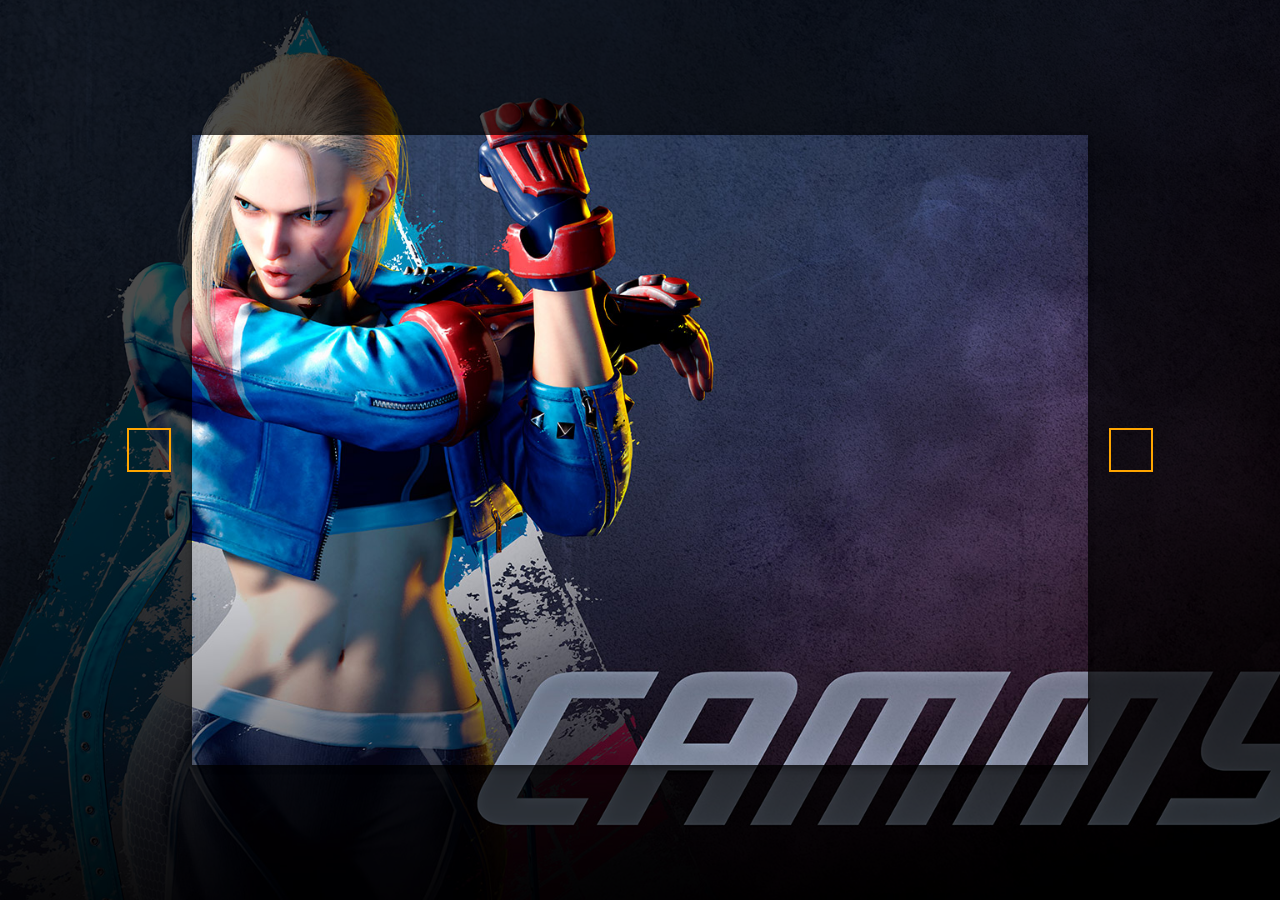
<file: BackGroundImage/index.html>
<!DOCTYPE html>
<html lang="en">
  <head>
    <meta charset="UTF-8" />
    <meta name="viewport" content="width=device-width, initial-scale=1.0" />
    <link
      rel="stylesheet"
      href="https://cdnjs.cloudflare.com/ajax/libs/font-awesome/5.14.0/css/all.min.css"
      integrity="sha512-1PKOgIY59xJ8Co8+NE6FZ+LOAZKjy+KY8iq0G4B3CyeY6wYHN3yt9PW0XpSriVlkMXe40PTKnXrLnZ9+fkDaog=="
      crossorigin="anonymous"
    />
    <link rel="stylesheet" href="style.css" />
    <title>Background Slider</title>
  </head>
  <body>
    <div class="slider-container">
      <div
        class="slide active"
        style="
          background-image: url('../img/cammy_ss01.jpg')       "
      ></div>
      <div
        class="slide"
        style="
          background-image: url('../img/guile_ss01.jpg');
        "
      ></div>

      <div
        class="slide"
        style="
          background-image: url('../img/ken_ss01.jpg');
        "
      ></div>

      <div
        class="slide"
        style="
          background-image: url('../img/ryu_ss01.jpg');
        "
      ></div>

      <div
        class="slide"
        style="
          background-image: url('../img/chunli_ss01.jpg');
        "
      ></div>

      <button class="arrow left-arrow" id="left">
        <i class="fas fa-arrow-left"></i>
      </button>

      <button class="arrow right-arrow" id="right">
        <i class="fas fa-arrow-right"></i>
      </button>
    </div>
    <script src="script.js"></script>
  </body>
</html>
</file>
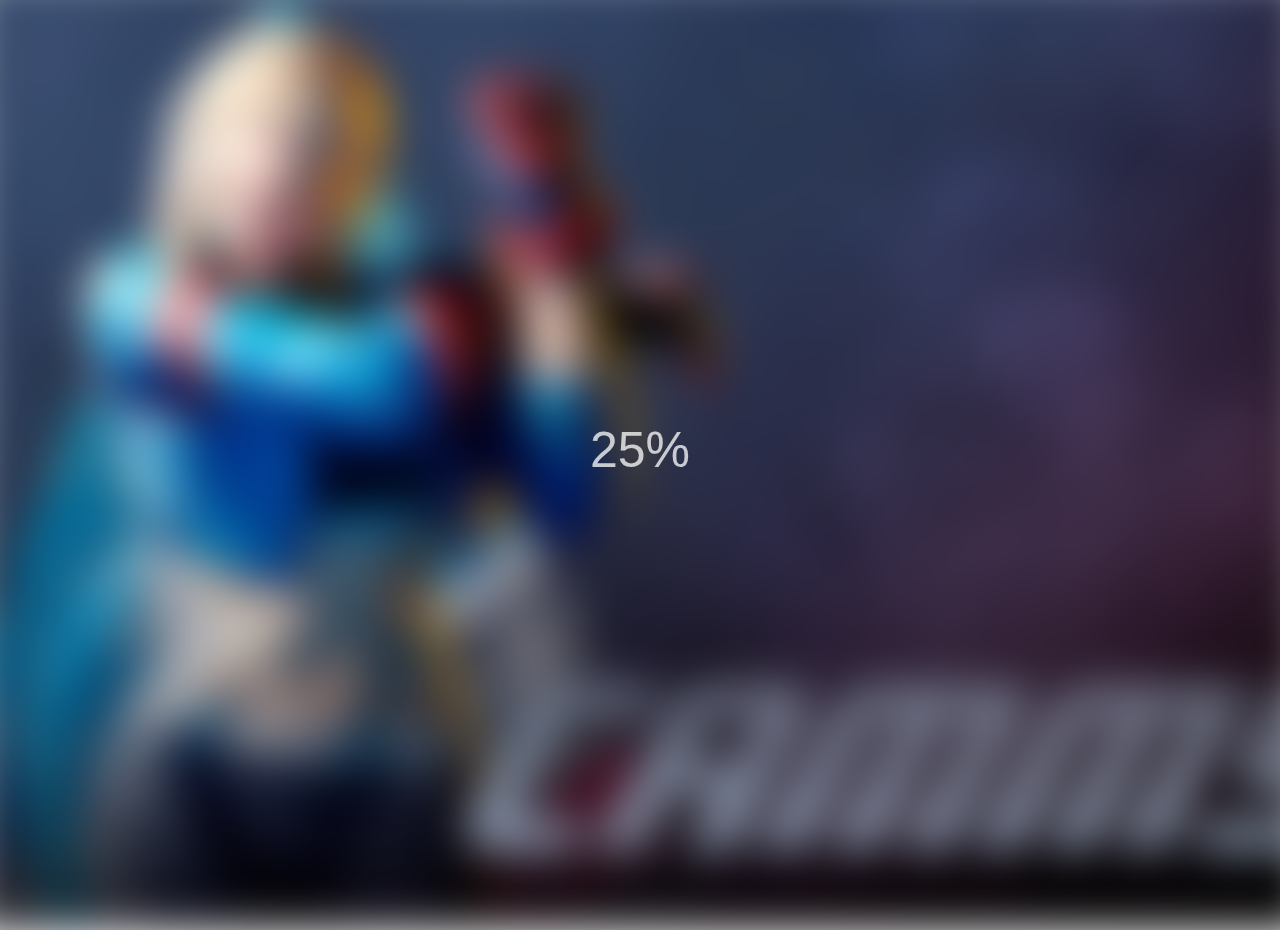
<file: BlurLoading/index.html>
<!DOCTYPE html>
<html lang="en">
  <head>
    <meta charset="UTF-8" />
    <meta name="viewport" content="width=device-width, initial-scale=1.0" />
    <link rel="stylesheet" href="style.css" />
    <title>Blurry Loading</title>
  </head>
  <body>
    <section class="bg"></section>
    <div class="loading-text">0%</div>

    <script src="script.js"></script>
  </body>
</html>
</file>
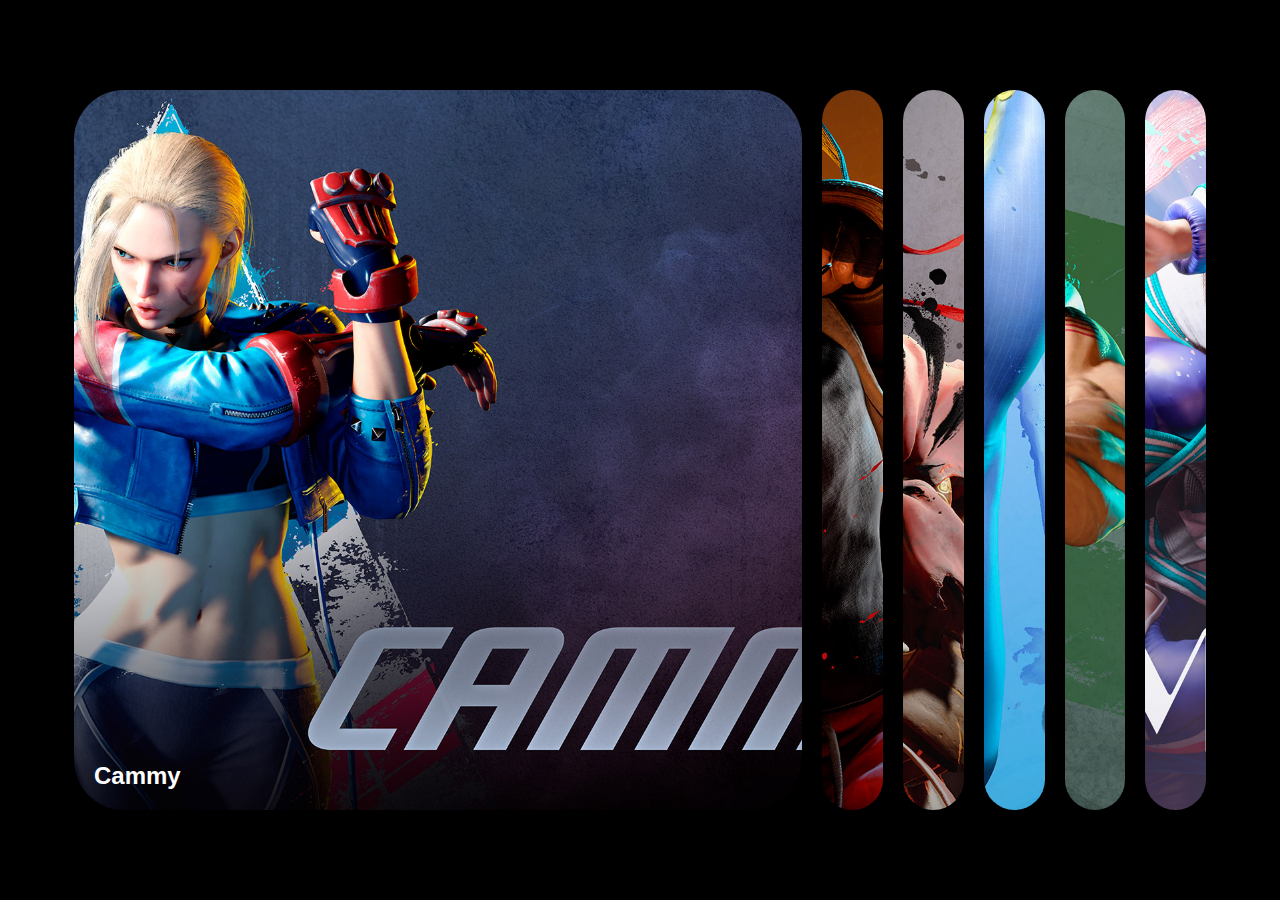
<file: ExpandImages/index.html>
<html lang="pt-BR">
  <head>
    <meta charset="UTF-8" />
    <meta name="viewport" content="width=device-width, initial-scale=1.0" />
    <link rel="stylesheet" href="style.css" />
    <title>Cartões Expandidos</title>
  </head>
  <body>
    <div class="container">
      <div class="panel active" style="background-image: url(../img/cammy_ss01.jpg)">
        <h1>Cammy</h1>
      </div>
      <div class="panel" style="background-image: url(../img/ken_ss01.jpg)">
        <h1>Ken</h1>
      </div>
      <div class="panel" style="background-image: url(../img/ryu_ss01.jpg)">
        <h1>Ryu</h1>
      </div>
      <div class="panel" style="background-image: url(../img/chunli_ss01.jpg)">
        <h1>Chun-li</h1>
      </div>
      <div class="panel" style="background-image: url(../img/guile_ss01.jpg)">
        <h1>Guile</h1>
      </div>
      <div class="panel" style="background-image: url(../img/manon_ss01.jpg)">
        <h1>Manon</h1>
      </div>

    </div>

    <script src="script.js"></script>
  </body>
</html>
</file>
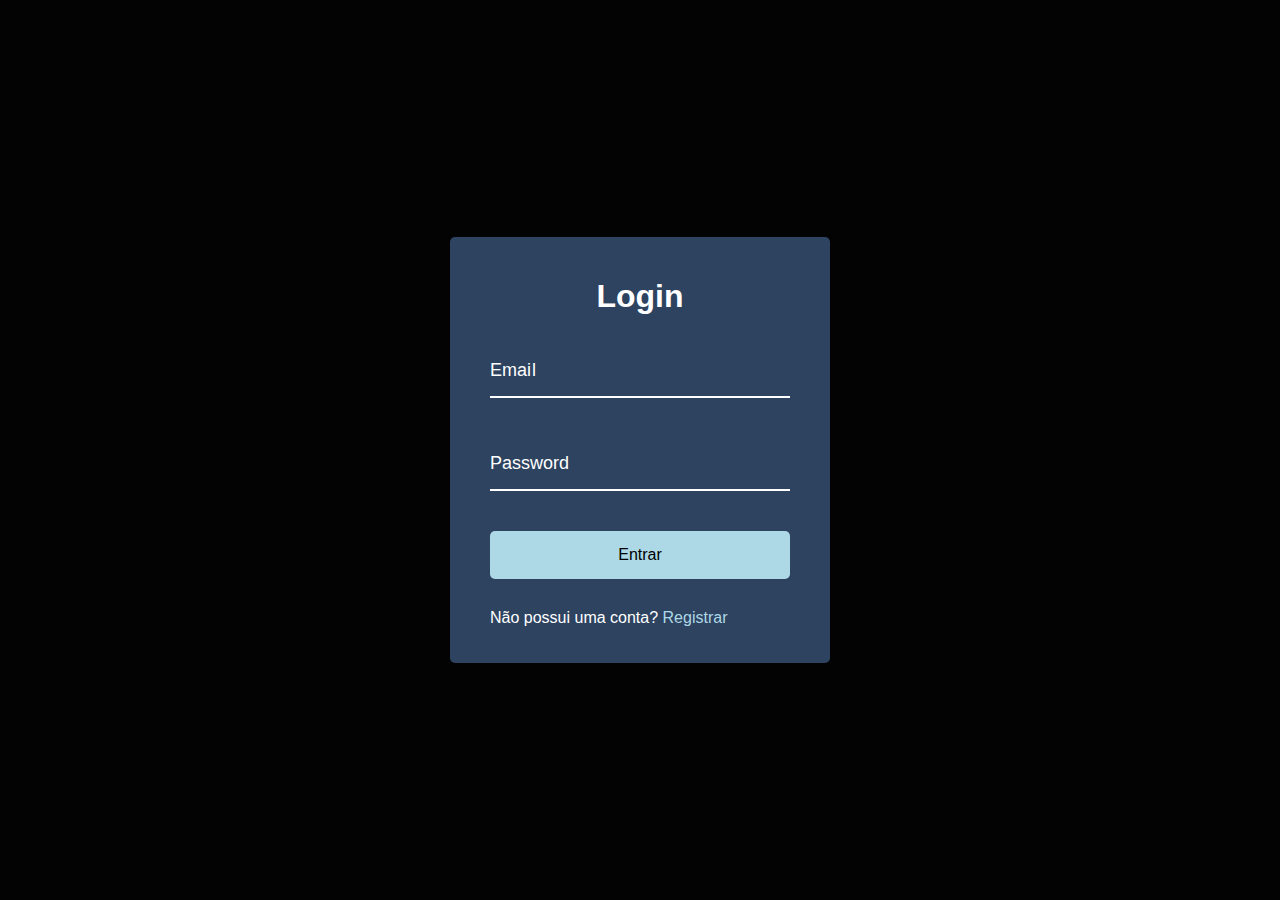
<file: FormInput/index.html>
<!DOCTYPE html>
<html lang="en">
  <head>
    <meta charset="UTF-8" />
    <meta name="viewport" content="width=device-width, initial-scale=1.0" />
    <link rel="stylesheet" href="style.css" />
    <title>Form Input Wave</title>
  </head>
  <body>
    <div class="container">
      <h1>Login</h1>
      <form>
        <div class="form-control">
          <input type="text" required>
          <label>Email</label>
          <!-- <label>
            <span style="transition-delay: 0ms">E</span>
              <span style="transition-delay: 50ms">m</span>
              <span style="transition-delay: 100ms">a</span>
              <span style="transition-delay: 150ms">i</span>
              <span style="transition-delay: 200ms">l</span>
        </label> -->
        </div>

        <div class="form-control">
          <input type="password" required>
          <label>Password</label>
        </div>

        <button class="btn">Entrar</button>

        <p class="text">Não possui uma conta? <a href="#">Registrar</a> </p>
      </form>
    </div>
    <script src="script.js"></script>
  </body>
</html>
</file>
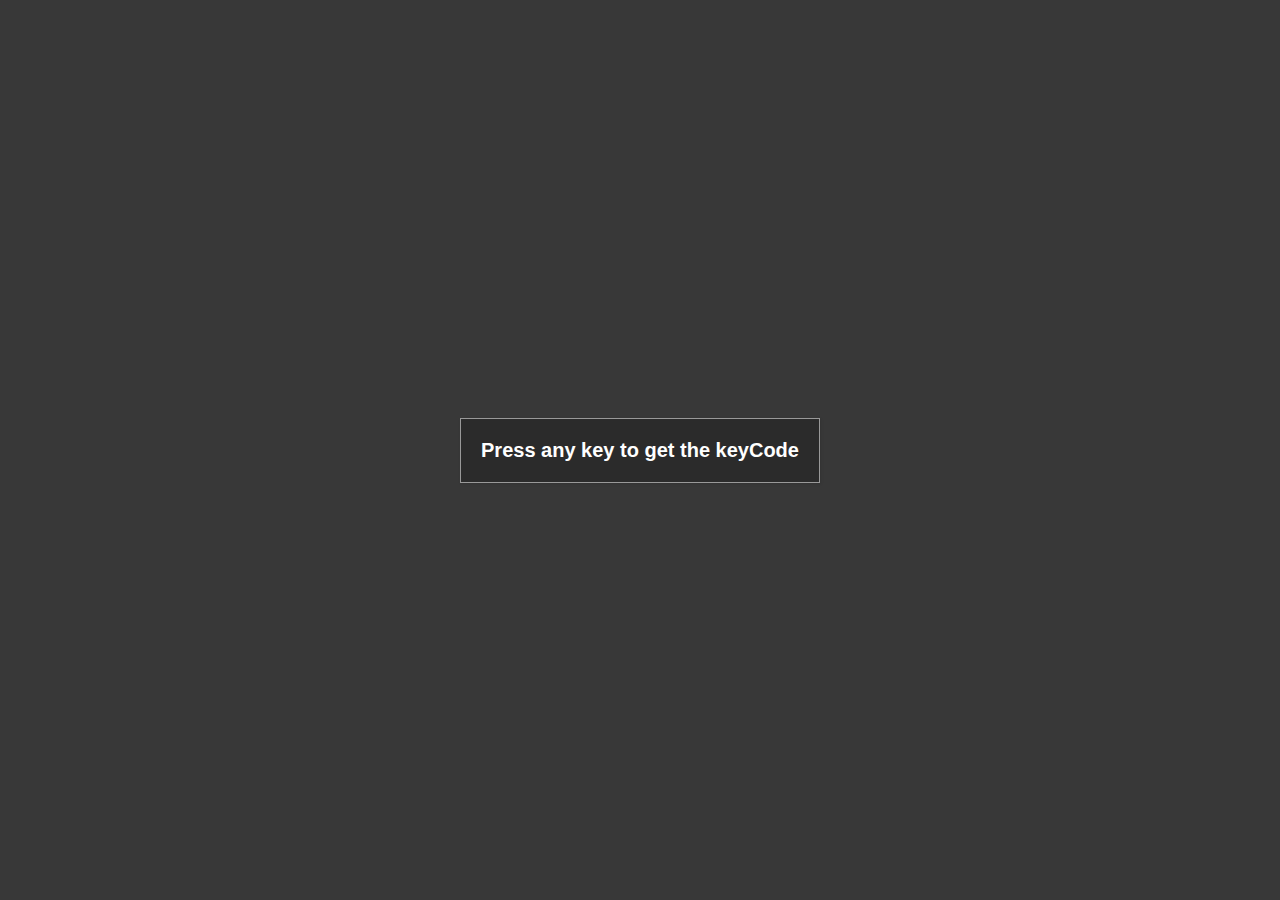
<file: Keycodes/index.html>
<!DOCTYPE html>
<html lang="en">
  <head>
    <meta charset="UTF-8" />
    <meta name="viewport" content="width=device-width, initial-scale=1.0" />
    <link rel="stylesheet" href="style.css" />
    <title>Event KeyCodes</title>
  </head>
  <body>
    <div id="insert">
      <div class="key">
        Press any key to get the keyCode
      </div>
    </div>
    <script src="script.js"></script>
  </body>
</html>
</file>
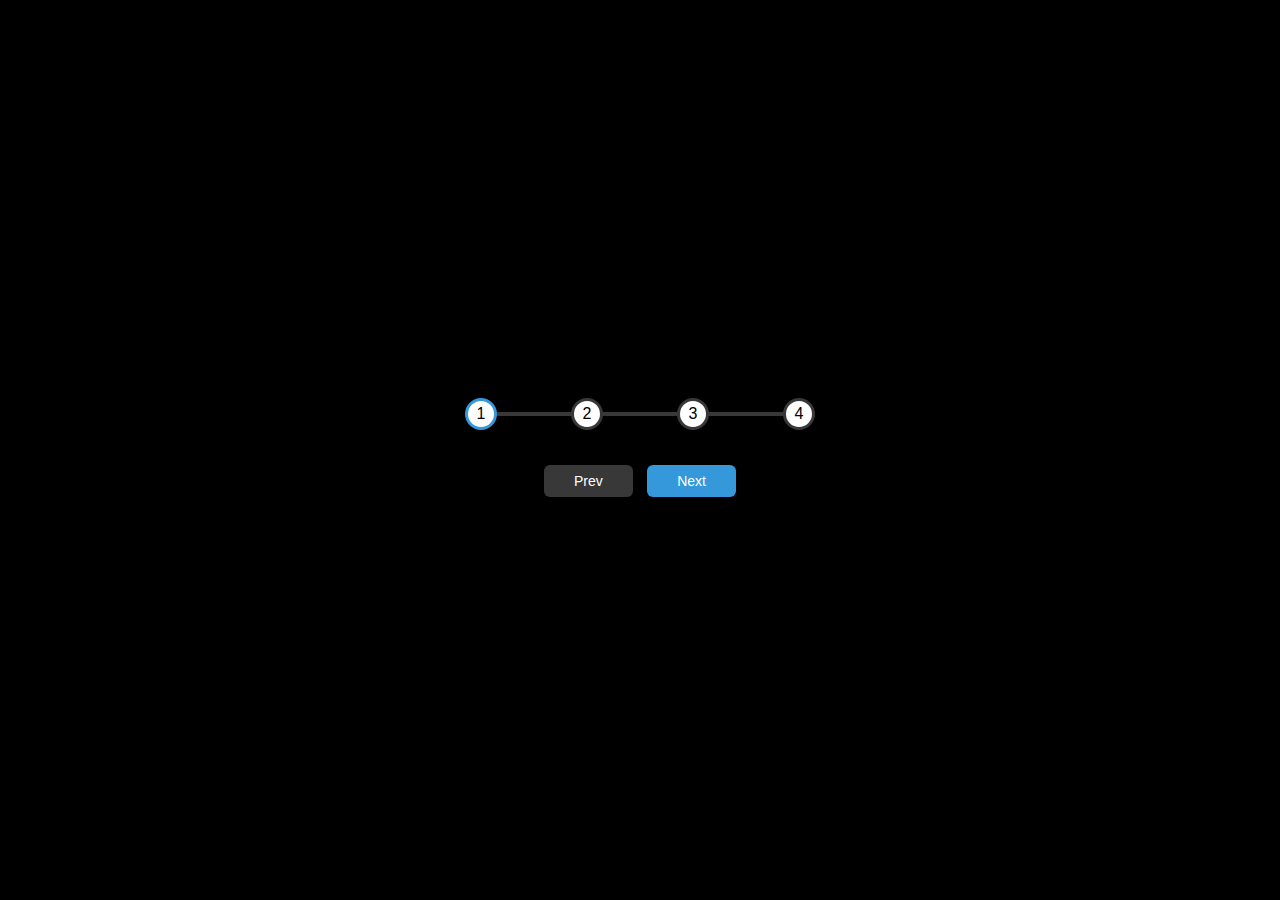
<file: ProgresSteps/index.html>
<!DOCTYPE html>
<html lang="en">
  <head>
    <meta charset="UTF-8" />
    <meta name="viewport" content="width=device-width, initial-scale=1.0" />
    <link rel="stylesheet" href="style.css" />
    <title>Progress Steps</title>
  </head>
  <body>
    <div class="container">
      <div class="progress-container">
        <div class="progress" id="progress"></div>
        <div class="circle active">1</div>
        <div class="circle">2</div>
        <div class="circle">3</div>
        <div class="circle">4</div>
      </div>

      <button class="btn" id="prev" disabled>Prev</button>
      <button class="btn" id="next">Next</button>
    </div>
    <script src="script.js"></script>
  </body>
</html>
</file>
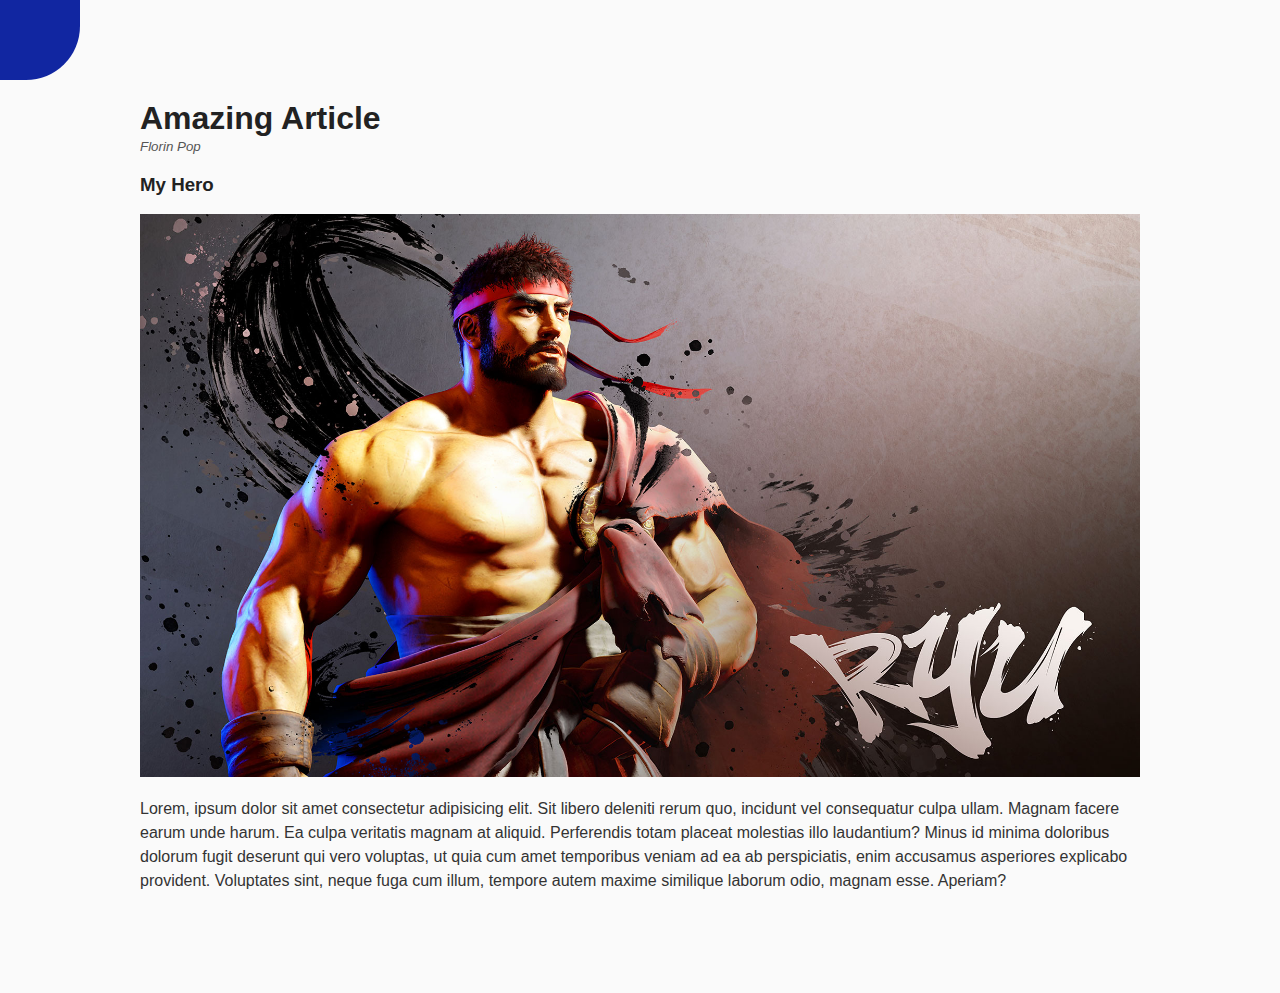
<file: RotateCard/index.html>
<!DOCTYPE html>
<html lang="en">
  <head>
    <meta charset="UTF-8" />
    <meta name="viewport" content="width=device-width, initial-scale=1.0" />
    <link rel="stylesheet" href="https://cdnjs.cloudflare.com/ajax/libs/font-awesome/5.14.0/css/all.min.css" integrity="sha512-1PKOgIY59xJ8Co8+NE6FZ+LOAZKjy+KY8iq0G4B3CyeY6wYHN3yt9PW0XpSriVlkMXe40PTKnXrLnZ9+fkDaog==" crossorigin="anonymous" />
    <link rel="stylesheet" href="style.css" />
    <title>Rotating Navigation</title>
  </head>
  <body>
    <div class="container">
      <div class="circle-container">
        <div class="circle">
          <button id="close">
            <i class="fas fa-times"></i>
          </button>
          <button id="open">
            <i class="fas fa-bars"></i>
          </button>
        </div>
      </div>

      <div class="content">
        <h1>Amazing Article</h1>
        <small>Florin Pop</small>
        
        <h3>My Hero</h3>
        <img src="../img/ryu_ss01.jpg" alt="doggy" />
        <p>Lorem, ipsum dolor sit amet consectetur adipisicing elit. Sit libero deleniti rerum quo, incidunt vel consequatur culpa ullam. Magnam facere earum unde harum. Ea culpa veritatis magnam at aliquid. Perferendis totam placeat molestias illo laudantium? Minus id minima doloribus dolorum fugit deserunt qui vero voluptas, ut quia cum amet temporibus veniam ad ea ab perspiciatis, enim accusamus asperiores explicabo provident. Voluptates sint, neque fuga cum illum, tempore autem maxime similique laborum odio, magnam esse. Aperiam?</p>
      </div>
    </div>

    <nav>
      <ul>
        <li><i class="fas fa-home"></i><a href="#"> Home</a></li>
        <li><i class="fas fa-user-alt"></i><a href="#"> About</a></li>
        <li><i class="fas fa-envelope"></i><a href="#"> Contact</a></li>
      </ul>
    </nav>
    <script src="script.js"></script>
  </body>
</html>
</file>
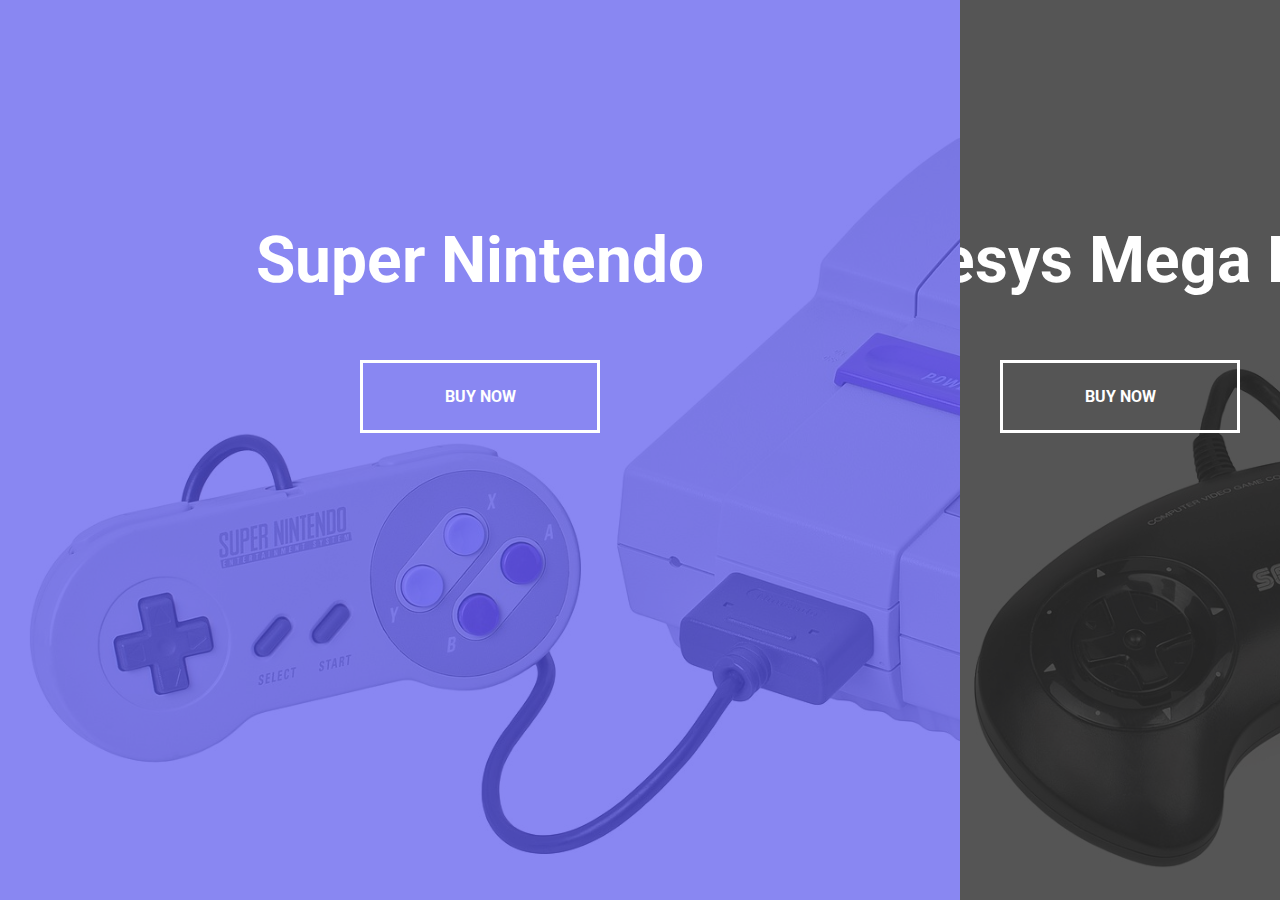
<file: SplitLandingPage/index.html>
<!DOCTYPE html>
<html lang="en">
  <head>
    <meta charset="UTF-8" />
    <meta name="viewport" content="width=device-width, initial-scale=1.0" />
    <link rel="stylesheet" href="style.css" />
    <title>Split Landing Page
    </title>
  </head>
  <body>
    <div class="container">
      <div class="split left">
        <h1>Super Nintendo</h1>
        <a href="#" class="btn">Buy Now</a>
      </div>
      <div class="split right">
        <h1>Genesys Mega Drive</h1>
        <a href="#" class="btn">Buy Now</a>
      </div>
    </div>

    <script src="script.js"></script>
  </body>
</html>
</file>
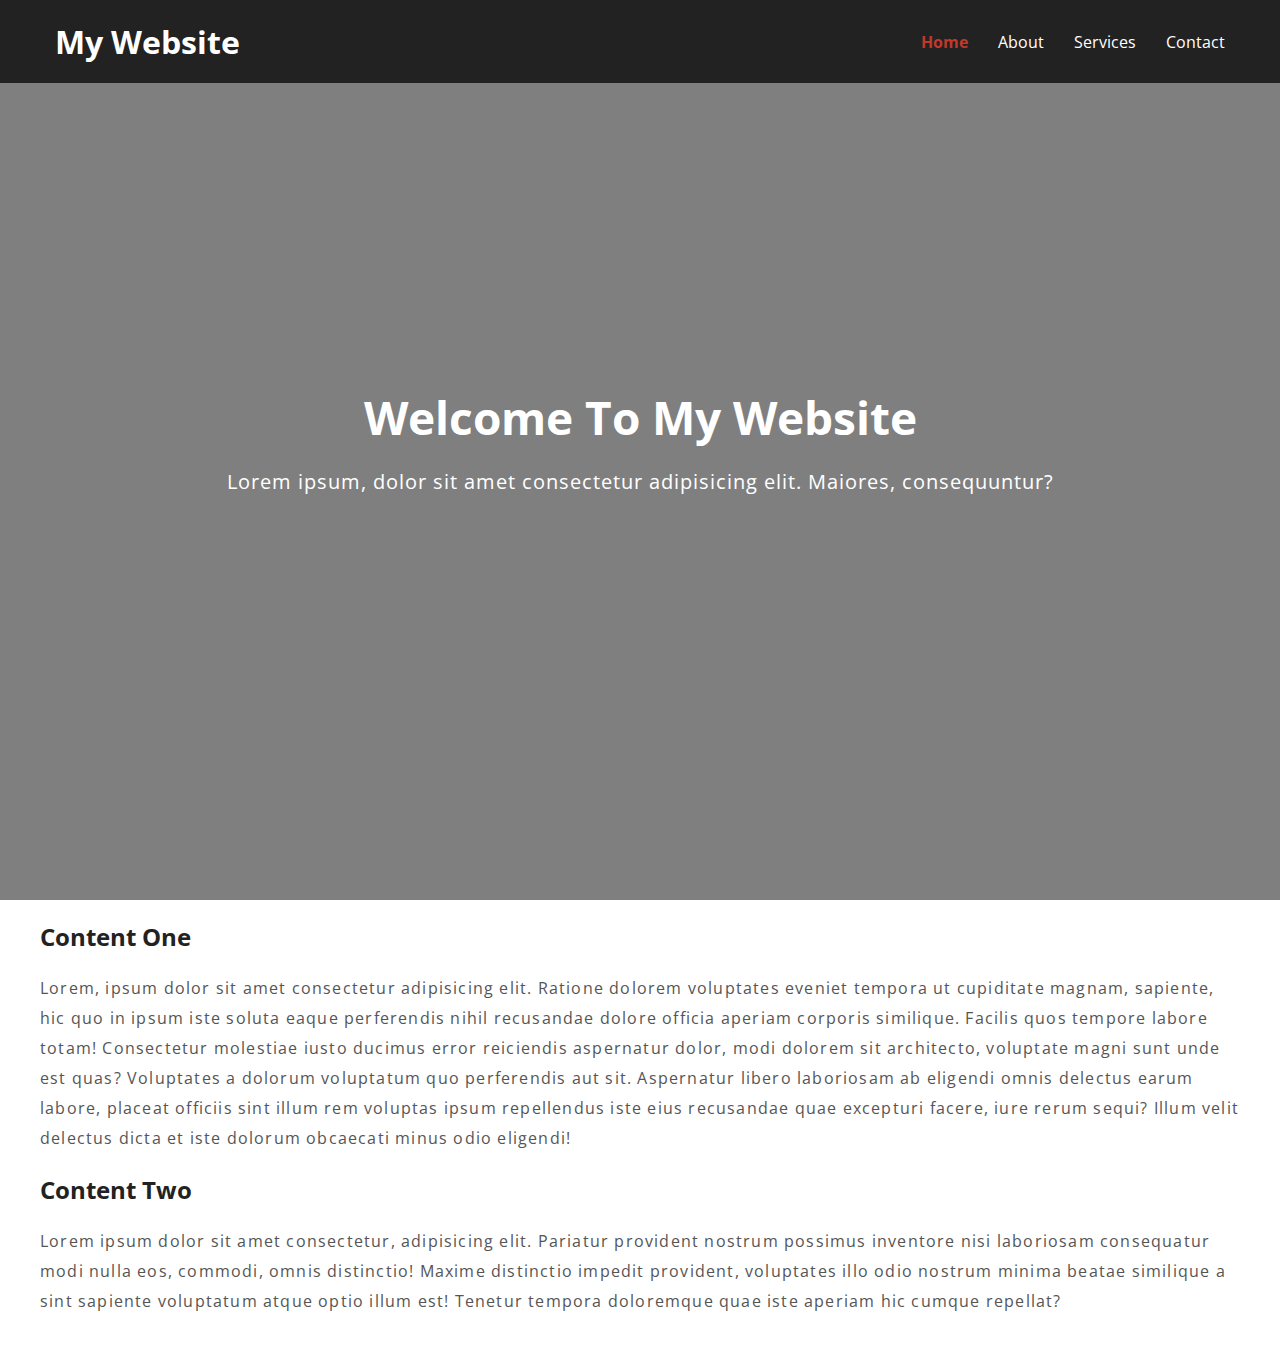
<file: stick-navigation/index.html>
<!DOCTYPE html>
<html lang="en">
  <head>
    <meta charset="UTF-8" />
    <meta name="viewport" content="width=device-width, initial-scale=1.0" />
    <link rel="stylesheet" href="style.css" />
    <title>Sticky Navigation</title>
  </head>
  <body>
    <nav class="nav">
      <div class="container">
        <h1 class="logo"><a href="/index.html">My Website</a></h1>
        <ul>
          <li><a href="#" class="current">Home</a></li>
          <li><a href="#">About</a></li>
          <li><a href="#">Services</a></li>
          <li><a href="#">Contact</a></li>
        </ul>
      </div>
    </nav>

    <div class="hero">
      <div class="container">
        <h1>Welcome To My Website</h1>
        <p>Lorem ipsum, dolor sit amet consectetur adipisicing elit. Maiores, consequuntur?</p>
      </div>
    </div>

    <section class="container content">
      <h2>Content One</h2>
      <p>Lorem, ipsum dolor sit amet consectetur adipisicing elit. Ratione dolorem voluptates eveniet tempora ut cupiditate magnam, sapiente, hic quo in ipsum iste soluta eaque perferendis nihil recusandae dolore officia aperiam corporis similique. Facilis quos tempore labore totam! Consectetur molestiae iusto ducimus error reiciendis aspernatur dolor, modi dolorem sit architecto, voluptate magni sunt unde est quas? Voluptates a dolorum voluptatum quo perferendis aut sit. Aspernatur libero laboriosam ab eligendi omnis delectus earum labore, placeat officiis sint illum rem voluptas ipsum repellendus iste eius recusandae quae excepturi facere, iure rerum sequi? Illum velit delectus dicta et iste dolorum obcaecati minus odio eligendi!</p>

      <h3>Content Two</h3>
      <p>Lorem ipsum dolor sit amet consectetur, adipisicing elit. Pariatur provident nostrum possimus inventore nisi laboriosam consequatur modi nulla eos, commodi, omnis distinctio! Maxime distinctio impedit provident, voluptates illo odio nostrum minima beatae similique a sint sapiente voluptatum atque optio illum est! Tenetur tempora doloremque quae iste aperiam hic cumque repellat?</p>
    </section>

    <script src="script.js"></script>
  </body>
</html>
</file>
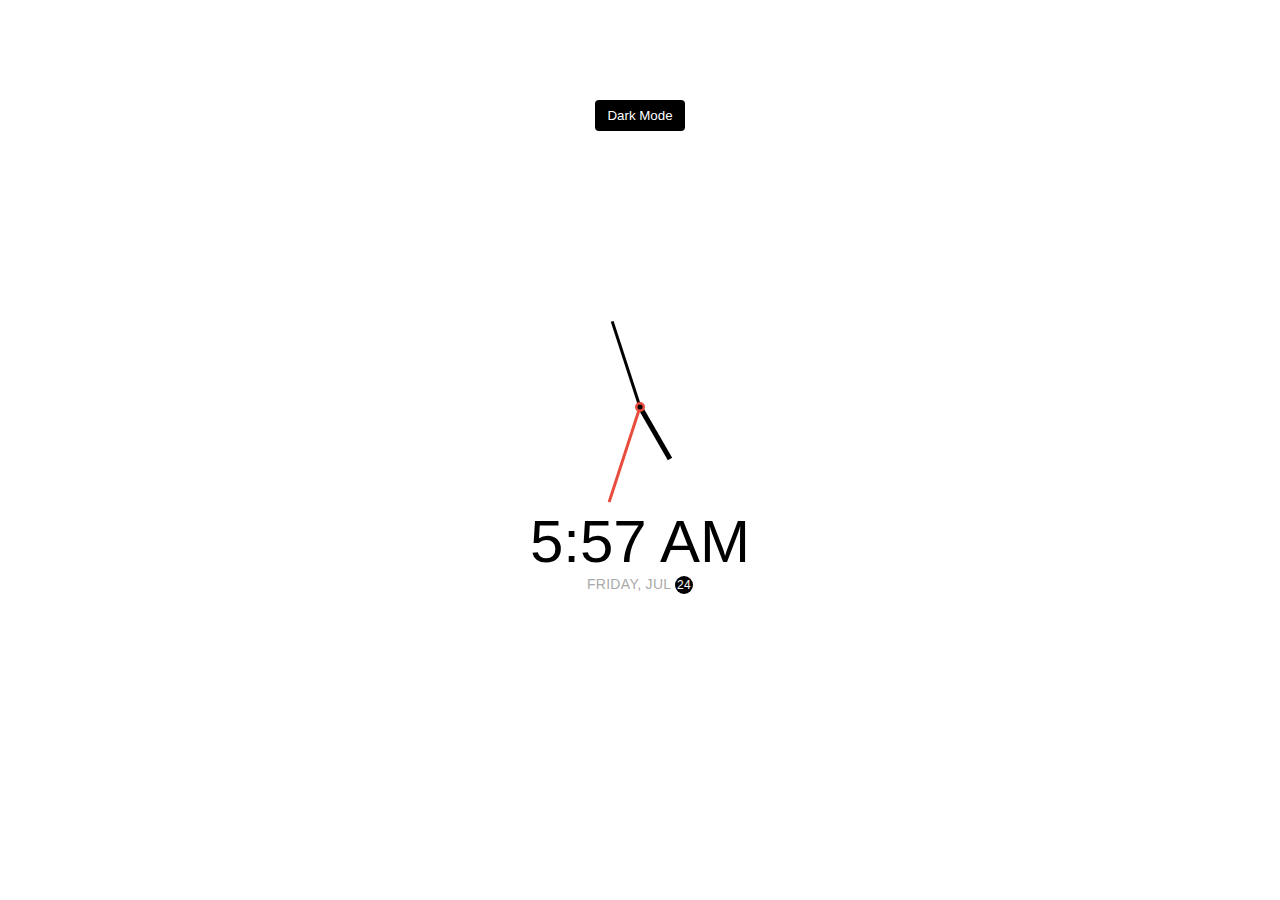
<file: ThemeClock/index.html>
<!DOCTYPE html>
<html lang="pt-BR">
<head>
    <meta charset="UTF-8">
    <meta name="viewport" content="width=device-width, initial-scale=1.0">
    <link rel="stylesheet" href="style.css">
    <title>Theme Clock</title>
</head>
<body>
<button class="toggle">Dark Mode</button>

    <div class="clock-container">
        <div class="clock">
            <div class="needle hour"></div>
            <div class="needle minute"></div>
            <div class="needle second"></div>
            <div class="center-point"></div>
        </div>

        <div class="time"></div>
        <div class="date"></div>

    </div>

    <script src="script.js"></script>
</body>
</html>
</file>
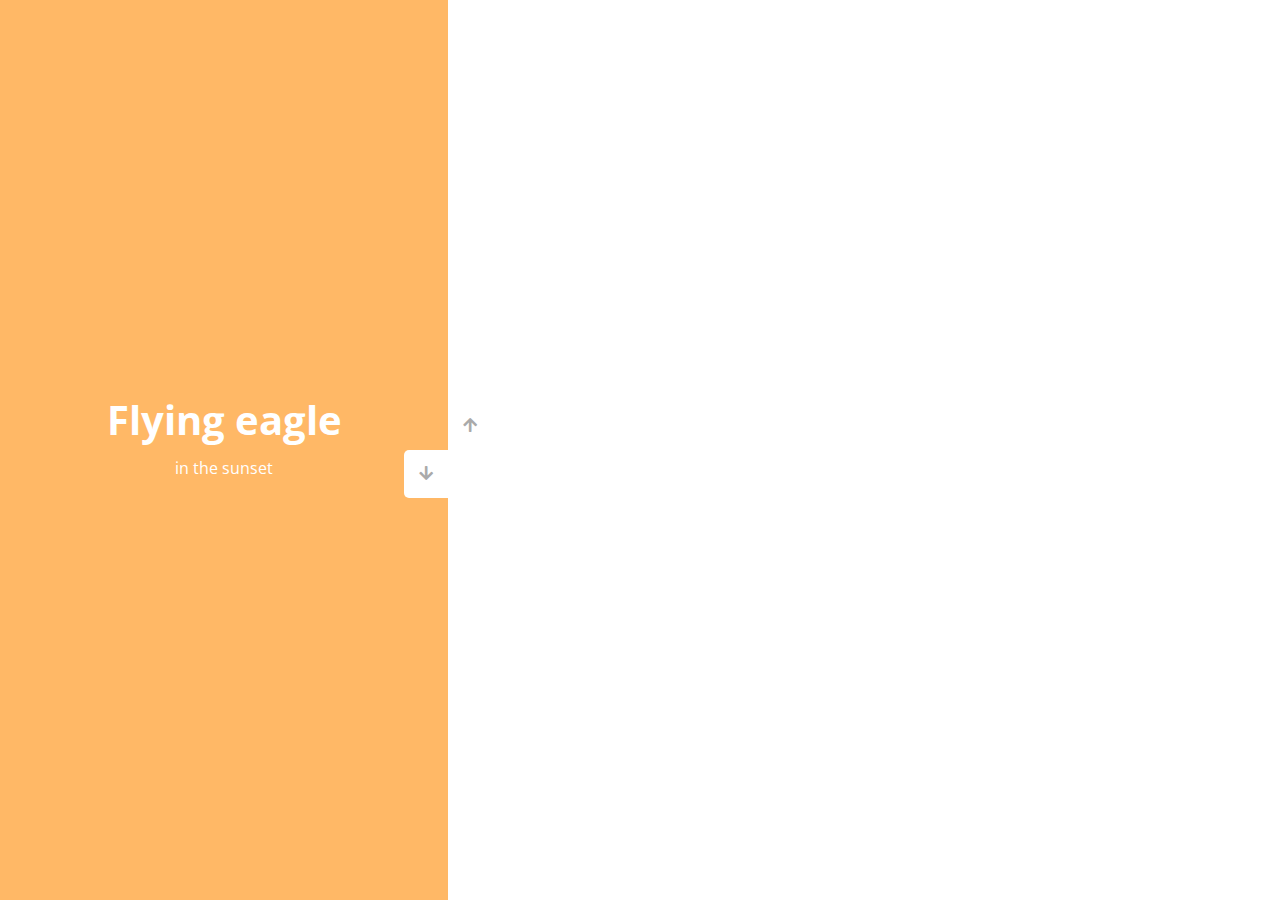
<file: VerticalSlide/index.html>
<!DOCTYPE html>
<html lang="en">
  <head>
    <meta charset="UTF-8" />
    <meta name="viewport" content="width=device-width, initial-scale=1.0" />
    <link rel="stylesheet" href="https://cdnjs.cloudflare.com/ajax/libs/font-awesome/5.15.1/css/all.min.css" />
    <link rel="stylesheet" href="style.css" />
    <title>Vertical Slider</title>
  </head>
  <body>
    <div class="slider-container">
      <div class="left-slide">
        <div style="background-color: #FD3555">
          <h1>Nature flower</h1>
          <p>all in pink</p>
        </div>
        <div style="background-color: #2A86BA">
          <h1>Bluuue Sky</h1>
          <p>with it's mountains</p>
        </div>
        <div style="background-color: #252E33">
          <h1>Lonely castle</h1>
          <p>in the wilderness</p>
        </div>
        <div style="background-color: #FFB866">
          <h1>Flying eagle</h1>
          <p>in the sunset</p>
        </div>
      </div>
      <div class="right-slide">
        <div style="background-image: url('https://images.unsplash.com/photo-1508768787810-6adc1f613514?ixlib=rb-0.3.5&ixid=eyJhcHBfaWQiOjEyMDd9&s=e27f6661df21ed17ab5355b28af8df4e&auto=format&fit=crop&w=1350&q=80')"></div>
        <div style="background-image: url('https://images.unsplash.com/photo-1519981593452-666cf05569a9?ixlib=rb-0.3.5&ixid=eyJhcHBfaWQiOjEyMDd9&s=90ed8055f06493290dad8da9584a13f7&auto=format&fit=crop&w=715&q=80')"></div>
        <div style="background-image: url('https://images.unsplash.com/photo-1486899430790-61dbf6f6d98b?ixlib=rb-0.3.5&ixid=eyJhcHBfaWQiOjEyMDd9&s=8ecdee5d1b3ed78ff16053b0227874a2&auto=format&fit=crop&w=1002&q=80')"></div>
        <div style="background-image: url('https://images.unsplash.com/photo-1510942201312-84e7962f6dbb?ixlib=rb-0.3.5&ixid=eyJhcHBfaWQiOjEyMDd9&s=da4ca7a78004349f1b63f257e50e4360&auto=format&fit=crop&w=1050&q=80')"></div>
      </div>
      <div class="action-buttons">
        <button class="down-button">
          <i class="fas fa-arrow-down"></i>
        </button>
        <button class="up-button">
          <i class="fas fa-arrow-up"></i>
        </button>
      </div>
    </div>

    <script src="script.js"></script>
  </body>
</html>
</file>
<file: BackGroundImage/style.css>
* {
  box-sizing: border-box;
}

body {
  font-family: 'Roboto', sans-serif;
  display: flex;
  flex-direction: column;
  align-items: center;
  justify-content: center;
  height: 100vh;
  overflow: hidden;
  margin: 0;
  background-position: center center;
  background-size: cover;
  transition: 0.4s;
}

body::before {
  content: '';
  position: absolute;
  top: 0;
  left: 0;
  width: 100%;
  height: 100vh;
  background-color: rgba(0, 0, 0, 0.7);
  z-index: -1;
}

.slider-container {
  box-shadow: 0 3px 6px rgba(0, 0, 0, 0.16), 0 3px 6px rgba(0, 0, 0, 0.23);
  height: 70vh;
  width: 70vw;
  position: relative;
  overflow: hidden;
}

.slide {
  opacity: 0;
  height: 100vh;
  width: 100vw;
  background-position: center center;
  background-size: cover;
  position: absolute;
  top: -15vh;
  left: -15vw;
  transition: 0.4s ease;
  z-index: 1;
}

.slide.active {
  opacity: 1;
}

.arrow {
  position: fixed;
  background-color: transparent;
  color: #fff;
  padding: 20px;
  font-size: 30px;
  border: 2px solid orange;
  top: 50%;
  transform: translateY(-50%);
  cursor: pointer;
}

.arrow:focus {
  outline: 0;
}

.left-arrow {
  left: calc(15vw - 65px);
}

.right-arrow {
  right: calc(15vw - 65px);
}
</file>
<file: BlurLoading/style.css>
@import url('https://fonts.googleapis.com/css?family=Ubuntu');

* {
  box-sizing: border-box;
}

body {
  font-family: Olwald, sans-serif;
  display: flex;
  align-items: center;
  justify-content: center;
  height: 100vh;
  overflow: hidden;
  margin: 0;
}

.bg {
  background: url('../img/cammy_ss01.jpg')
    no-repeat center center/cover;
  position: absolute;
  top: -30px;
  left: -30px;
  width: calc(100vw + 60px);
  height: calc(100vh + 60px);
  z-index: -1;
  filter: blur(0px);
}

.loading-text {
  font-size: 50px;
  color: #fff;
}
</file>
<file: ExpandImages/style.css>
* {
  box-sizing: border-box;
}

body {
  background-color: black;    
  font-family: Oswald, sans-serif;
  display: flex;
  align-items: center;
  justify-content: center;
  height: 100vh;
  overflow: hidden;
  margin: 0;
}

.container {
  display: flex;
  width: 90vw;
}

.panel {
  background-size: cover;
  background-position: center;
  background-repeat: no-repeat;
  height: 80vh;
  border-radius: 50px;
  color: #fff;
  cursor: pointer;
  flex: 0.5;
  margin: 10px;
  position: relative;

}

.panel h1 {
  font-size: 24px;
  position: absolute;
  bottom: 20px;
  left: 20px;
  margin: 0;
  opacity: 0;
}

.panel.active {
  flex: 6;
}

.panel.active h1 {
  opacity: 1;
  transition: opacity 0.5s ease-in 0.4s;
}

@media (max-width: 640px) {
    .container {
      width: 100vw;
    }

  .panel:nth-of-type(4),
  .panel:nth-of-type(5) {
    display: none;
  }
}
</file>
<file: FormInput/style.css>
* {
  box-sizing: border-box;
}

body {
  background-color: rgb(3, 3, 3);
  color: #fff;
  font-family: 'Muli', sans-serif;
  display: flex;
  flex-direction: column;
  align-items: center;
  justify-content: center;
  height: 100vh;
  overflow: hidden;
  margin: 0;
}

.container {
  background-color: rgba(109, 165, 238, 0.4);
  padding: 20px 40px;
  border-radius: 5px;
}

.container h1 {
  text-align: center;
  margin-bottom: 30px;
}

.container a {
  text-decoration: none;
  color: lightblue;
}

.btn {
  cursor: pointer;
  display: inline-block;
  width: 100%;
  background: lightblue;
  padding: 15px;
  font-family: inherit;
  font-size: 16px;
  border: 0;
  border-radius: 5px;
}

.btn:focus {
  outline: 0;
}

.btn:active {
  transform: scale(0.98);
}

.text {
  margin-top: 30px;
}

.form-control {
  position: relative;
  margin: 20px 0 40px;
  width: 300px;
}

.form-control input {
  background-color: transparent;
  border: 0;
  border-bottom: 2px #fff solid;
  display: block;
  width: 100%;
  padding: 15px 0;
  font-size: 18px;
  color: #fff;
  position: relative;
  z-index: 100;
}

.form-control input:focus,
.form-control input:valid {
  outline: 0;
  border-bottom-color: lightblue;
}

.form-control label {
  position: absolute;
  top: 15px;
  left: 0;
  pointer-events: none;
}

.form-control label span {
  display: inline-block;
  font-size: 18px;
  min-width: 5px;
  transition: 0.3s cubic-bezier(0.68, -0.55, 0.265, 1.55);
}

.form-control input:focus + label span,
.form-control input:valid + label span {
  color: lightblue;
  transform: translateY(-30px);
}
</file>
<file: Keycodes/style.css>
* {
  box-sizing: border-box;
 
}

body {
  background-color: #383838;
  font-family: 'Muli', sans-serif;
  display: flex;
  align-items: center;
  justify-content: center;
  text-align: center;
  height: 100vh;
  overflow: hidden;
  margin: 0;
}

.key {
  border: 1px solid #999999;
  background-color: #2B2B2B;
  box-shadow: 1px 1px 3px rgba(0, 0, 0, 0.1);
  display: inline-flex;
  align-items: center;
  font-size: 20px;
  font-weight: bold;
  padding: 20px;
  flex-direction: column;
  margin: 10px;
  min-width: 150px;
  color: white;
  position: relative;
}

.key small {
  position: absolute;
  top: -24px;
  left: 0;
  text-align: center;
  width: 100%;
  color: #c4c4c4;
  font-size: 14px;
}
</file>
<file: ProgresSteps/style.css>
:root {
  --line-border-fill: #3498db;
  --line-border-empty: #383838;

}

* {
  box-sizing: border-box;
}

body {
  background-color: black;
  font-family: Oswald, sans-serif;
  display: flex;
  align-items: center;
  justify-content: center;
  height: 100vh;
  overflow: hidden;
  margin: 0;
}

.container {
  text-align: center;
  
}

.progress-container {
  display: flex;
  justify-content: space-between;
  position: relative;
  margin-bottom: 30px;
  max-width: 100%;
  width: 350px;
}

.progress-container::before {
  content: '';
  background-color: var(--line-border-empty);
  position: absolute;
  top: 50%;
  left: 0;
  transform: translateY(-50%);
  height: 4px;
  width: 100%;
  z-index: -1;
}

.progress {
  background-color: var(--line-border-fill);
  position: absolute;
  top: 50%;
  left: 0;
  transform: translateY(-50%);
  height: 4px;
  width: 0%;
  z-index: -1;
  transition: 0.4s ease;
}

.circle {
  background-color: #fff;
  color:#000;
  border-radius: 50%;
  height: 32px;
  width: 32px;
  display: flex;
  align-items: center;
  justify-content: center;
  border: 3px solid var(--line-border-empty);
  transition: 0.4s ease;

}

.circle.active {
  border-color: var(--line-border-fill);
  
}

.btn {
  background-color: var(--line-border-fill);
  color: #fff;
  border: 0;
  border-radius: 6px;
  cursor: pointer;
  font-family: inherit;
  padding: 8px 30px;
  margin: 5px;
  font-size: 14px;
}

.btn:active {
  transform: scale(0.98);
}

.btn:focus {
  outline: 0;
}

.btn:disabled {
  background-color: var(--line-border-empty);
  cursor: not-allowed;
}
</file>
<file: RotateCard/style.css>
* {
  box-sizing: border-box;
}

body {
  font-family: 'Lato', sans-serif;
  background-color: #333;
  color: #222;
  overflow-x: hidden;
  margin: 0;
}

.container {
  background-color: #fafafa;
  transform-origin: top left;
  transition: transform 0.5s linear;
  width: 100vw;
  min-height: 100vh;
  padding: 50px;
}

.container.show-nav {
  transform: rotate(-20deg);
}

.circle-container {
  position: fixed;
  top: -100px;
  left: -100px;
}

.circle {
  background-color: #1126a1;
  height: 180px;
  width: 180px;
  border-radius: 30%;
  position: relative;
  transition: transform 0.5s linear;
}

.container.show-nav .circle {
  transform: rotate(-70deg);
}

.circle button {
  cursor: pointer;
  position: absolute;
  top: 50%;
  left: 50%;
  height: 100px;
  background: transparent;
  border: 0;
  font-size: 26px;
  color: #fff;
}

.circle button:focus {
  outline: none;
}

.circle button#open {
  left: 60%;
}

.circle button#close {
  top: 60%;
  transform: rotate(90deg);
  transform-origin: top left;
}

.container.show-nav + nav li {
  transform: translateX(0);
  transition-delay: 0.3s;
}

nav {
  position: fixed;
  bottom: 40px;
  left: 0;
  z-index: 100;
}

nav ul {
  list-style-type: none;
  padding-left: 30px;
}

nav ul li {
  text-transform: uppercase;
  color: #fff;
  margin: 40px 0;
  transform: translateX(-100%);
  transition: transform 0.4s ease-in;
}

nav ul li i {
  font-size: 20px;
  margin-right: 10px;
}

nav ul li + li {
  margin-left: 15px;
  transform: translateX(-150%);
}

nav ul li + li + li {
  margin-left: 30px;
  transform: translateX(-200%);
}

nav a{
  color: #fafafa;
  text-decoration: none;
  transition: all 0.5s;
}

nav a:hover {
  color: #1126a1;
  font-weight: bold;
}

.content img {
  max-width: 100%;
}

.content {
  max-width: 1000px;
  margin: 50px auto;
}

.content h1 {
  margin: 0;
}

.content small {
  color: #555;
  font-style: italic;
}

.content p {
  color: #333;
  line-height: 1.5;
}
</file>
<file: SplitLandingPage/style.css>
@import url('https://fonts.googleapis.com/css2?family=Roboto:wght@400;700&display=swap');

:root {
  --left-bg-color: rgba(87, 84, 236, 0.7);
  --right-bg-color: rgba(43, 43, 43, 0.8);
  --left-btn-hover-color: rgba(87, 84, 236, 1);
  --right-btn-hover-color: rgba(43, 43, 43, 0.8);
  --hover-width: 75%;
  --other-width: 25%;
  --speed: 1000ms;
}

* {
  box-sizing: border-box;
}

body {
  font-family: 'Roboto', sans-serif;
  height: 100vh;
  overflow: hidden;
  margin: 0;
}

h1 {
  font-size: 4rem;
  color: #fff;
  position: absolute;
  left: 50%;
  top: 20%;
  transform: translateX(-50%);
  white-space: nowrap;
}

.btn {
  position: absolute;
  display: flex;
  align-items: center;
  justify-content: center;
  left: 50%;
  top: 40%;
  transform: translateX(-50%);
  text-decoration: none;
  color: #fff;
  border: #fff solid 0.2rem;
  font-size: 1rem;
  font-weight: bold;
  text-transform: uppercase;
  width: 15rem;
  padding: 1.5rem;
}

.split.left .btn:hover {
  background-color: var(--left-btn-hover-color);
  border-color: var(--left-btn-hover-color);
}

.split.right .btn:hover {
  background-color: var(--right-btn-hover-color);
  border-color: var(--right-btn-hover-color);
}

.container {
  position: relative;
  width: 100%;
  height: 100%;
  background: #333;
}

.split {
  position: absolute;
  width: 50%;
  height: 100%;
  overflow: hidden;
}

.split.left {
  left: 0;
  background: url('../img/SNES-Mod1-Console-Set.jpg');
  background-repeat: no-repeat;
  background-size: cover;
}

.split.left::before {
  content: '';
  position: absolute;
  width: 100%;
  height: 100%;
  background-color: var(--left-bg-color);
}

.split.right {
  right: 0;
  background: url('../img/Sega-Mega-Drive-JP-Mk1-Console-Set.jpg');
  background-repeat: no-repeat;
  background-size: cover;
}

.split.right::before {
  content: '';
  position: absolute;
  width: 100%;
  height: 100%;
  background-color: var(--right-bg-color);
}

.split.right,
.split.left,
.split.right::before,
.split.left::before {
  transition: all var(--speed) ease-in-out;
}

.hover-left .left {
  width: var(--hover-width);
}

.hover-left .right {
  width: var(--other-width);
}

.hover-right .right {
  width: var(--hover-width);
}

.hover-right .left {
  width: var(--other-width);
}

@media (max-width: 800px) {
  h1 {
    font-size: 2rem;
    top: 30%;
  }

  .btn {
    padding: 1.2rem;
    width: 12rem;
  }
}
</file>
<file: stick-navigation/style.css>
@import url('https://fonts.googleapis.com/css?family=Open+Sans');

* {
  box-sizing: border-box;
  margin: 0;
  padding: 0;
}

body {
  font-family: 'Open Sans', sans-serif;
  color: #222;
  padding-bottom: 50px;
}

.container {
  max-width: 1200px;
  margin: 0 auto;
}

.nav {
  position: fixed;
  background-color: #222;
  top: 0;
  left: 0;
  right: 0;
  transition: all 0.3s ease-in-out;
}

.nav .container {
  display: flex;
  justify-content: space-between;
  align-items: center;
  padding: 20px 0;
  transition: all 0.3s ease-in-out;
}

.nav ul {
  display: flex;
  list-style-type: none;
  align-items: center;
  justify-content: center;
}

.nav a {
  color: #fff;
  text-decoration: none;
  padding: 7px 15px;
  transition: all 0.3s ease-in-out;
}

.nav.active {
  background-color: #fff;
  box-shadow: 0 2px 10px rgba(0, 0, 0, 0.3);
}

.nav.active a {
  color: #000;
}

.nav.active .container {
  padding: 10px 0;
}

.nav a.current,
.nav a:hover {
  color: #c0392b;
  font-weight: bold;
}

.hero {
  background-image: url('https://images.pexels.com/photos/1749303/pexels-photo-1749303.jpeg?auto=compress&cs=tinysrgb&w=1260&h=750&dpr=1');
  background-repeat: no-repeat;
  background-size: cover;
  background-position: bottom center;
  height: 100vh;
  color: #fff;
  display: flex;
  justify-content: center;
  align-items: center;
  text-align: center;
  position: relative;
  margin-bottom: 20px;
  z-index: -2;
}

.hero::before {
  content: '';
  position: absolute;
  top: 0;
  left: 0;
  width: 100%;
  height: 100%;
  background-color: rgba(0, 0, 0, 0.5);
  z-index: -1;
}

.hero h1 {
  font-size: 46px;
  margin: -20px 0 20px;
}

.hero p {
  font-size: 20px;
  letter-spacing: 1px;
}

.content h2,
.content h3 {
  font-size: 150%;
  margin: 20px 0;
}

.content p {
  color: #555;
  line-height: 30px;
  letter-spacing: 1.2px;
}
</file>
<file: ThemeClock/style.css>
* {
    box-sizing: border-box;
  }
  
  :root {
    --primary-color: #000;
    --secondary-color: #fff;
    --second-light: #e74c3c;
  }
  
  html {
    transition: all 0.5s ease-in;
  }
  
  html.dark {
    --primary-color: #fff;
    --secondary-color: #333;
  }
  
  html.dark {
    background-color: #111;
    color: var(--primary-color);
  }
  
  body {
    font-family: 'Oswald', sans-serif;
    display: flex;
    align-items: center;
    justify-content: center;
    height: 100vh;
    overflow: hidden;
    margin: 0;
  }
  
  .toggle {
    cursor: pointer;
    background-color: var(--primary-color);
    color: var(--secondary-color);
    border: 0;
    border-radius: 4px;
    padding: 8px 12px;
    position: absolute;
    top: 100px;
  }
  
  .toggle:focus {
    outline: none;
  }
  
  .clock-container {
    display: flex;
    flex-direction: column;
    justify-content: space-between;
    align-items: center;
  }
  
  .clock {
    position: relative;
    width: 200px;
    height: 200px;
  }
  
  .needle {
    background-color: var(--primary-color);
    position: absolute;
    top: 50%;
    left: 50%;
    height: 65px;
    width: 3px;
    transform-origin: bottom center;
    transition: all 0.5s unset;
  }
  
  .needle.hour {
    transform: translate(-50%, -100%) rotate(0deg);
    height: 60px;
    width: 5px;
  }
  
  .needle.minute {
    transform: translate(-50%, -100%) rotate(0deg);
    height: 90px;
  }
  
  .needle.second {
    transform: translate(-50%, -100%) rotate(0deg);
    height: 100px;
    background-color: var(--second-light);
  }
  
  .center-point {
    background-color: var(--second-light);
    width: 10px;
    height: 10px;
    position: absolute;
    top: 50%;
    left: 50%;
    transform: translate(-50%, -50%);
    border-radius: 50%;
  }
  
  .center-point::after {
    content: '';
    background-color: var(--primary-color);
    width: 5px;
    height: 5px;
    position: absolute;
    top: 50%;
    left: 50%;
    transform: translate(-50%, -50%);
    border-radius: 50%;
  }
  
  .time {
    font-size: 60px;
  }
  
  .date {
    color: #aaa;
    font-size: 14px;
    letter-spacing: 0.3px;
    text-transform: uppercase;
  }
  
  .date .circle {
    background-color: var(--primary-color);
    color: var(--secondary-color);
    border-radius: 50%;
    height: 18px;
    width: 18px;
    display: inline-flex;
    align-items: center;
    justify-content: center;
    line-height: 18px;
    transition: all 0.5s ease-in;
    font-size: 12px;
  }
</file>
<file: VerticalSlide/style.css>
@import url('https://fonts.googleapis.com/css?family=Open+Sans');

* {
  box-sizing: border-box;
  margin: 0;
  padding: 0;
}

body {
  font-family: 'Open Sans', sans-serif;
  height: 100vh;
}

.slider-container {
  position: relative;
  overflow: hidden;
  width: 100vw;
  height: 100vh;
}

.left-slide {
  height: 100%;
  width: 35%;
  position: absolute;
  top: 0;
  left: 0;
  transition: transform 0.5s ease-in-out;
}

.left-slide > div {
  height: 100%;
  width: 100%;
  display: flex;
  flex-direction: column;
  align-items: center;
  justify-content: center;
  color: #fff;
}

.left-slide h1 {
  font-size: 40px;
  margin-bottom: 10px;
  margin-top: -30px;
}

.right-slide {
  height: 100%;
  position: absolute;
  top: 0;
  left: 35%;
  width: 65%;
  transition: transform 0.5s ease-in-out;
}

.right-slide > div {
  background-repeat: no-repeat;
  background-size: cover;
  background-position: center center;
  height: 100%;
  width: 100%;
}

button {
  background-color: #fff;
  border: none;
  color: #aaa;
  cursor: pointer;
  font-size: 16px;
  padding: 15px;
}

button:hover {
  color: #222;
}

button:focus {
  outline: none;
}

.slider-container .action-buttons button {
  position: absolute;
  left: 35%;
  top: 50%;
  z-index: 100;
}

.slider-container .action-buttons .down-button {
  transform: translateX(-100%);
  border-top-left-radius: 5px;
  border-bottom-left-radius: 5px;
}

.slider-container .action-buttons .up-button {
  transform: translateY(-100%);
  border-top-right-radius: 5px;
  border-bottom-right-radius: 5px;
}
</file>
